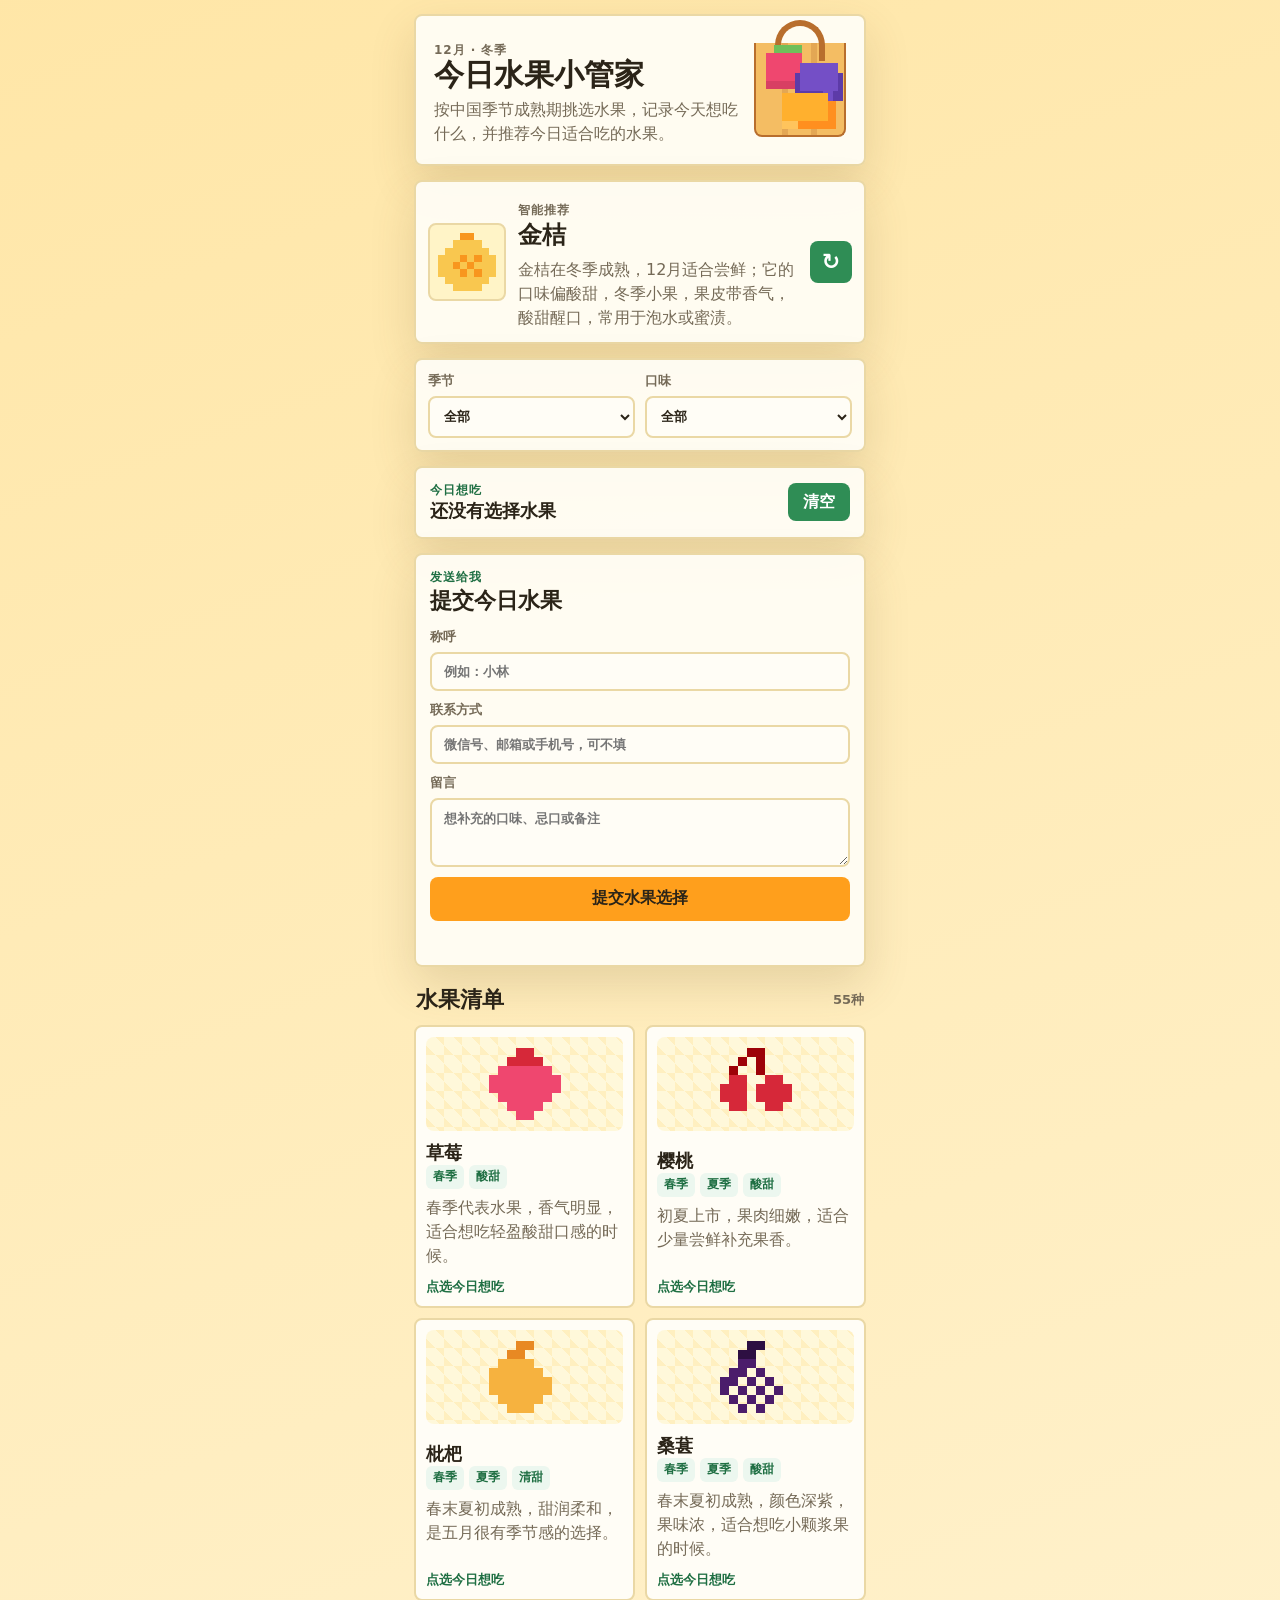
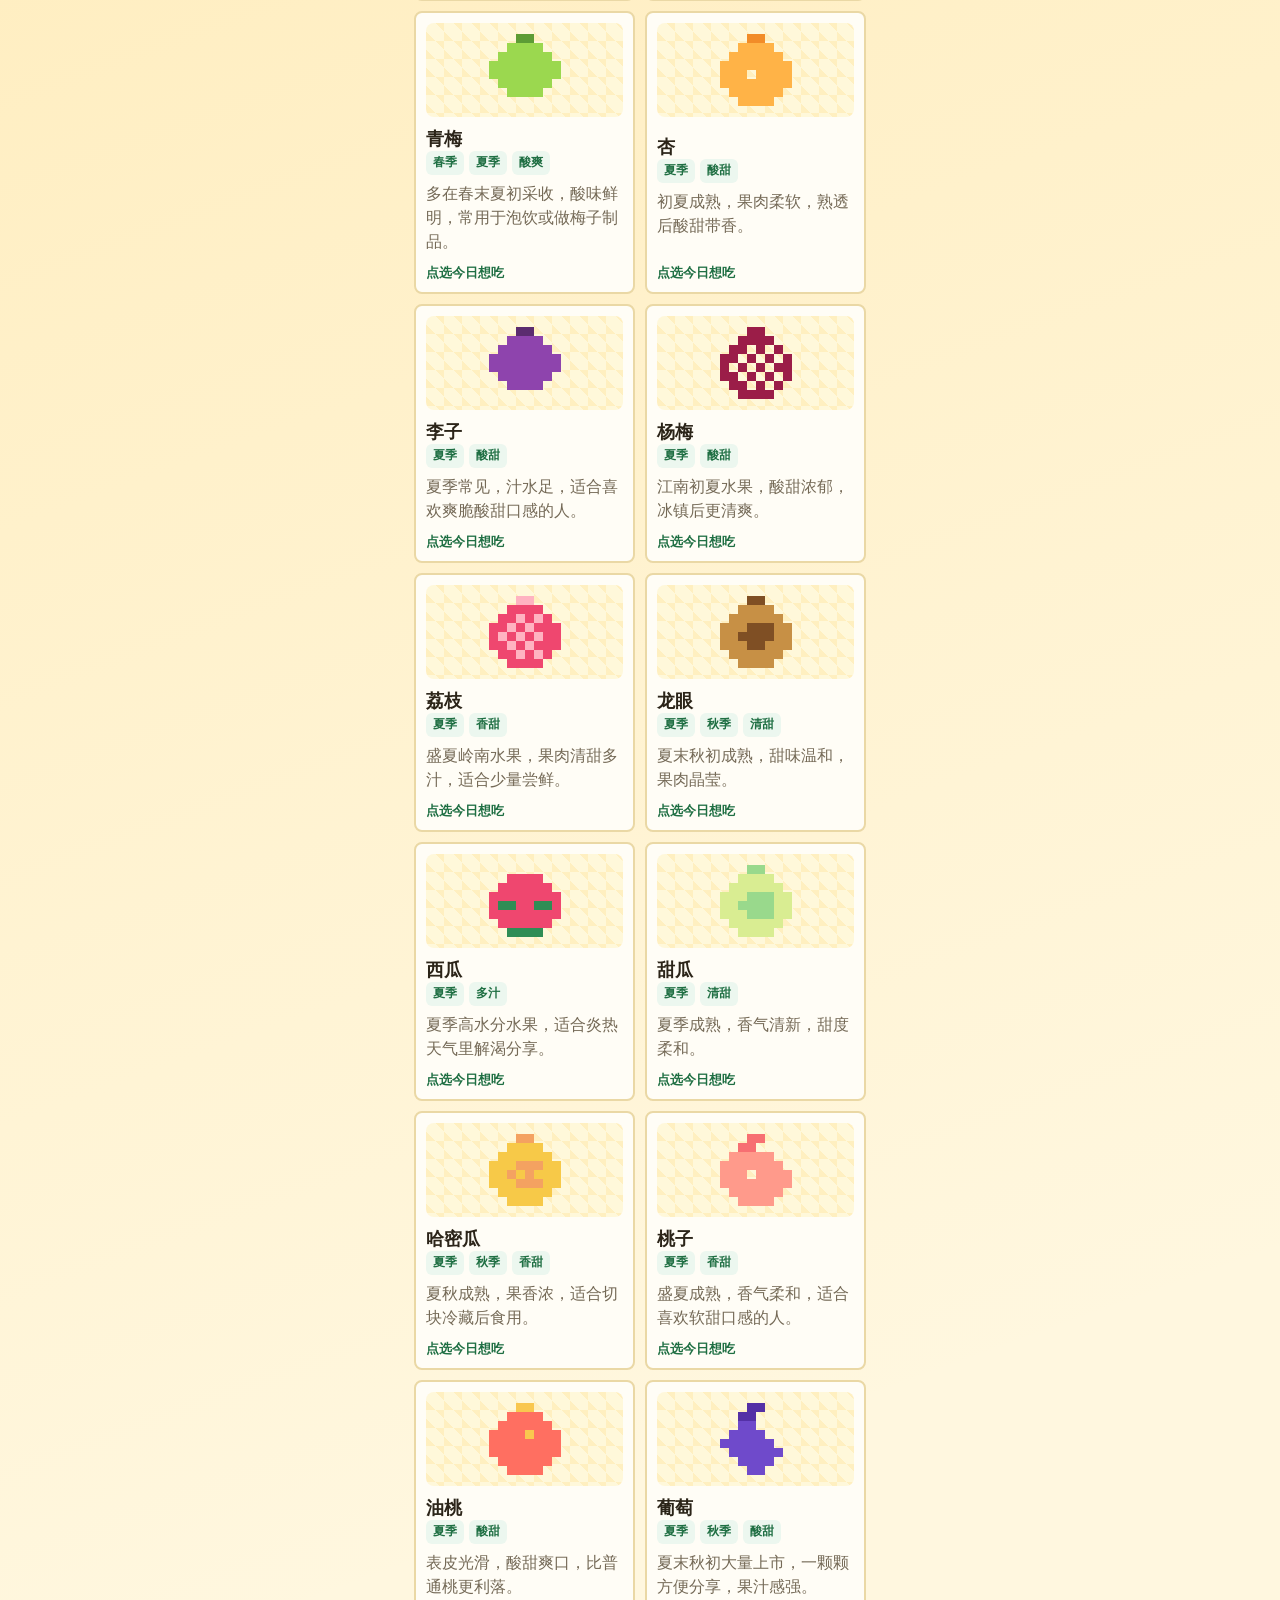
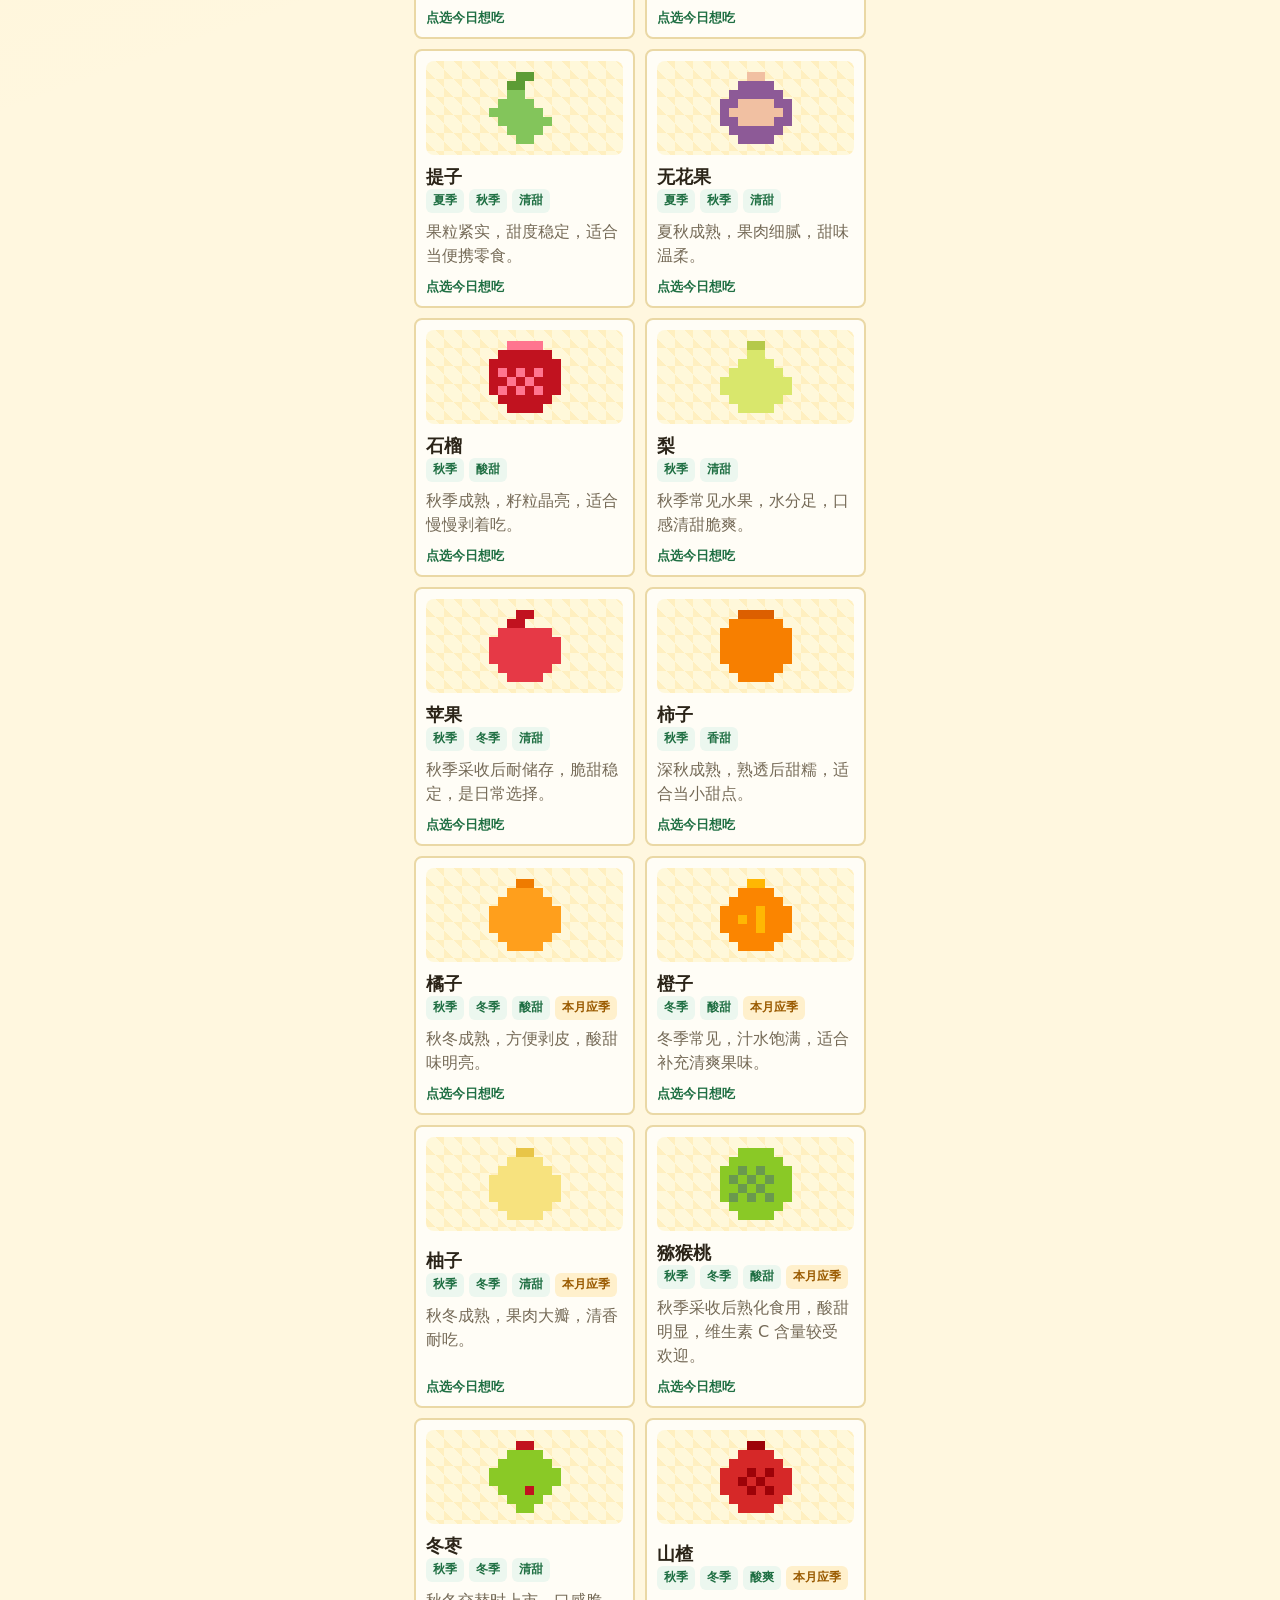
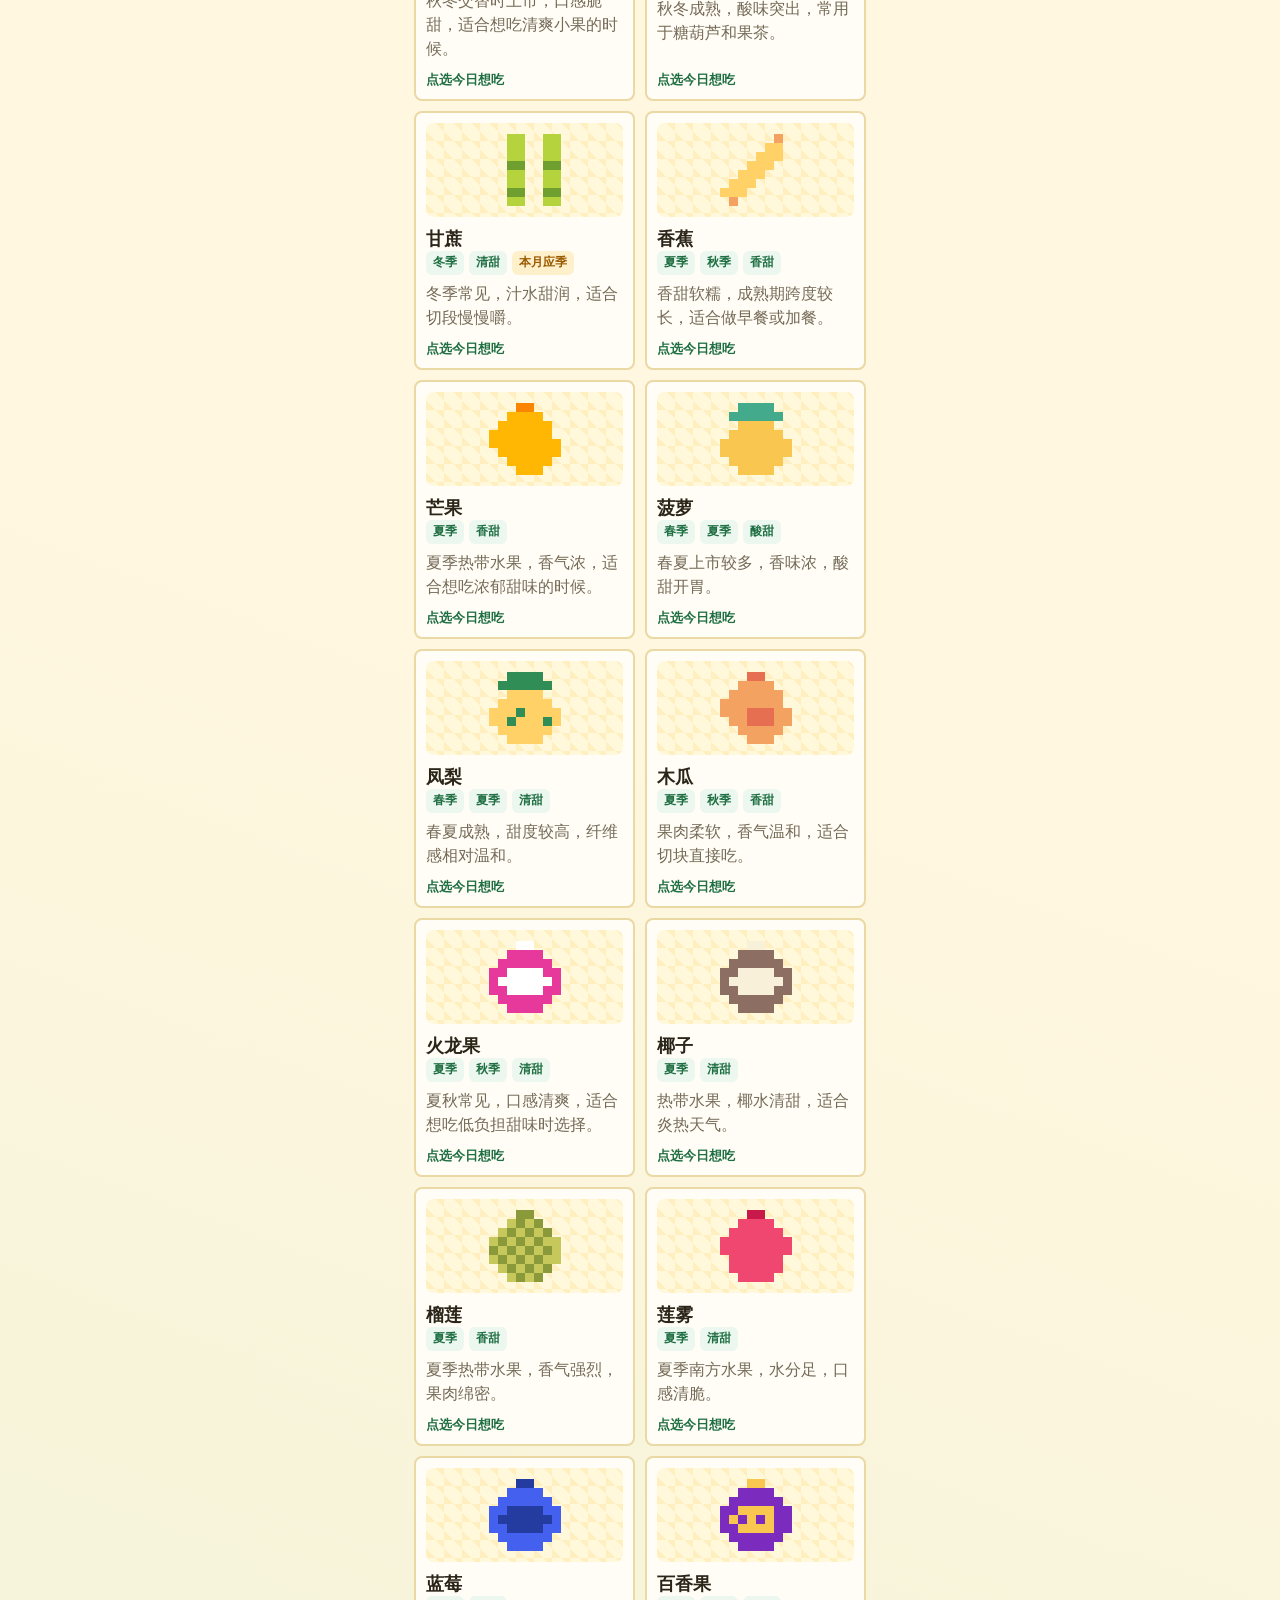
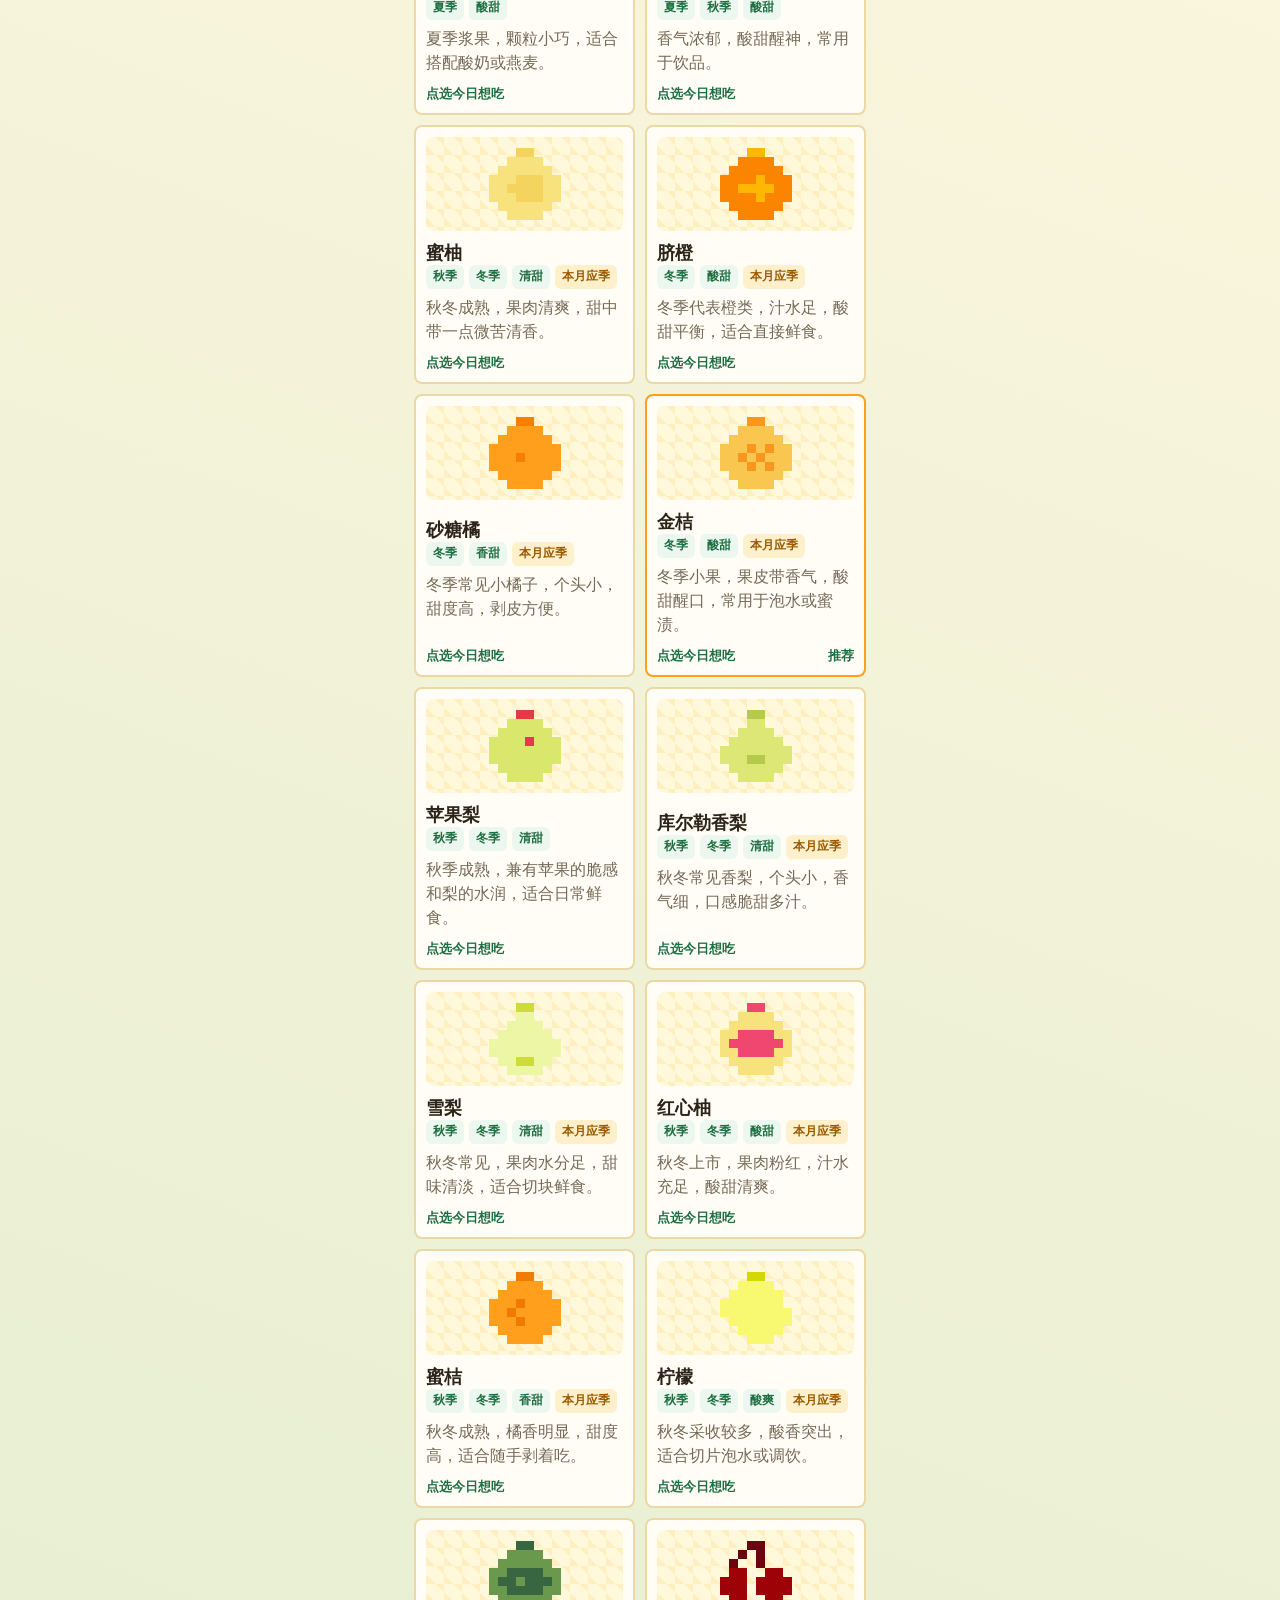
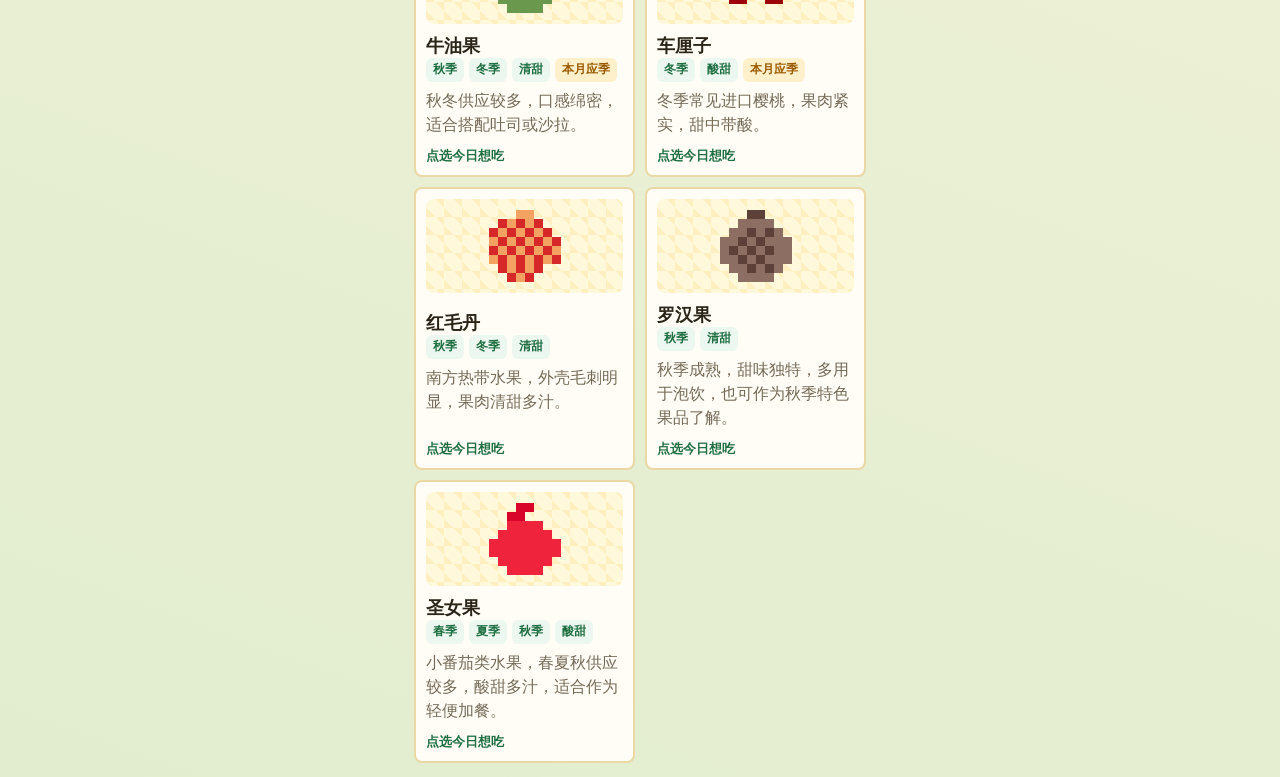
<file: index.html>
<!doctype html>
<html lang="zh-CN">
  <head>
    <meta charset="UTF-8" />
    <meta name="viewport" content="width=device-width, initial-scale=1.0" />
    <meta name="theme-color" content="#ffcf5a" />
    <title>今日水果小管家</title>
    <link rel="stylesheet" href="./styles.css" />
  </head>
  <body>
    <form name="fruit-choice" method="POST" data-netlify="true" netlify netlify-honeypot="bot-field" hidden>
      <input type="hidden" name="form-name" value="fruit-choice" />
      <input name="bot-field" />
      <input name="selected_fruits" />
      <input name="recommended_fruit" />
      <input name="season" />
      <input name="month" />
      <input name="name" />
      <input name="contact" />
      <textarea name="message"></textarea>
      <input name="subject" />
    </form>

    <main class="app-shell">
      <header class="hero">
        <div>
          <p class="eyebrow" id="dateLabel">今日水果</p>
          <h1>今日水果小管家</h1>
          <p>按中国季节成熟期挑选水果，记录今天想吃什么，并推荐今日适合吃的水果。</p>
        </div>
        <div class="basket" aria-hidden="true">
          <div class="mini-fruit apple"></div>
          <div class="mini-fruit grape"></div>
          <div class="mini-fruit mango"></div>
        </div>
      </header>

      <section class="recommend-card" aria-labelledby="recommendTitle">
        <div class="pixel-frame">
          <canvas id="recommendCanvas" width="24" height="24" aria-hidden="true"></canvas>
        </div>
        <div class="recommend-copy">
          <p class="eyebrow">智能推荐</p>
          <h2 id="recommendTitle">生成中</h2>
          <p id="recommendReason"></p>
        </div>
        <button id="nextRecommend" class="round-button" type="button" aria-label="换一个推荐">↻</button>
      </section>

      <section class="picker-panel" aria-label="筛选和选择">
        <label>
          季节
          <select id="seasonFilter">
            <option value="all">全部</option>
            <option value="春">春季成熟</option>
            <option value="夏">夏季成熟</option>
            <option value="秋">秋季成熟</option>
            <option value="冬">冬季成熟</option>
          </select>
        </label>
        <label>
          口味
          <select id="tasteFilter">
            <option value="all">全部</option>
            <option value="清甜">清甜</option>
            <option value="酸甜">酸甜</option>
            <option value="香甜">香甜</option>
            <option value="多汁">多汁</option>
            <option value="酸爽">酸爽</option>
          </select>
        </label>
      </section>

      <section class="today-box" aria-labelledby="todayTitle">
        <div>
          <p class="eyebrow">今日想吃</p>
          <h2 id="todayTitle">还没有选择水果</h2>
        </div>
        <button id="clearSelection" type="button">清空</button>
      </section>

      <section class="submit-panel" aria-labelledby="submitTitle">
        <div class="section-head compact">
          <div>
            <p class="eyebrow">发送给我</p>
            <h2 id="submitTitle">提交今日水果</h2>
          </div>
        </div>
        <form
          id="fruitSubmitForm"
          name="fruit-choice"
          method="POST"
          action="/success.html"
          data-netlify="true"
          netlify
          netlify-honeypot="bot-field"
        >
          <input type="hidden" name="form-name" value="fruit-choice" />
          <input class="hidden-field" name="bot-field" autocomplete="off" tabindex="-1" />
          <input id="submitSelected" type="hidden" name="selected_fruits" />
          <input id="submitRecommended" type="hidden" name="recommended_fruit" />
          <input id="submitSeason" type="hidden" name="season" />
          <input id="submitMonth" type="hidden" name="month" />
          <input type="hidden" name="subject" value="今日水果小管家收到新的水果选择" />
          <label>
            称呼
            <input id="senderName" name="name" type="text" placeholder="例如：小林" />
          </label>
          <label>
            联系方式
            <input id="senderContact" name="contact" type="text" placeholder="微信号、邮箱或手机号，可不填" />
          </label>
          <label>
            留言
            <textarea id="senderMessage" name="message" rows="3" placeholder="想补充的口味、忌口或备注"></textarea>
          </label>
          <button class="submit-button" type="submit">提交水果选择</button>
          <p id="submitStatus" class="submit-status" role="status"></p>
        </form>
      </section>

      <section class="fruit-section" aria-labelledby="fruitListTitle">
        <div class="section-head">
          <h2 id="fruitListTitle">水果清单</h2>
          <span id="fruitCount"></span>
        </div>
        <div id="fruitGrid" class="fruit-grid" aria-live="polite"></div>
      </section>
    </main>

    <script src="./fruits.js"></script>
    <script src="./app.js"></script>
  </body>
</html>
</file>
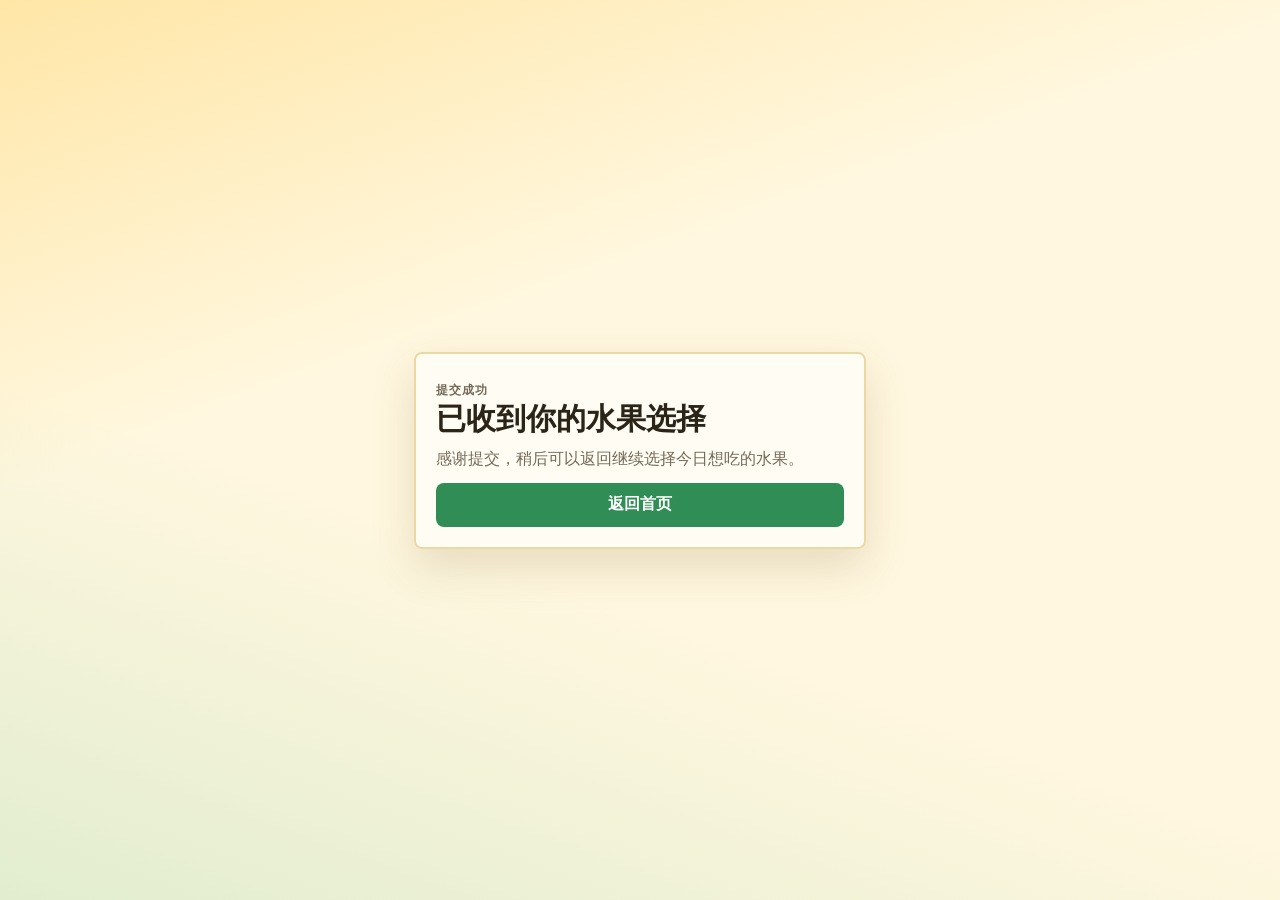
<file: success.html>
<!doctype html>
<html lang="zh-CN">
  <head>
    <meta charset="UTF-8" />
    <meta name="viewport" content="width=device-width, initial-scale=1.0" />
    <meta name="theme-color" content="#ffcf5a" />
    <title>提交成功</title>
    <link rel="stylesheet" href="./styles.css" />
  </head>
  <body>
    <main class="app-shell success-shell">
      <section class="recommend-card success-card">
        <div>
          <p class="eyebrow">提交成功</p>
          <h1>已收到你的水果选择</h1>
          <p>感谢提交，稍后可以返回继续选择今日想吃的水果。</p>
        </div>
        <a class="back-link" href="./index.html">返回首页</a>
      </section>
    </main>
  </body>
</html>
</file>
<file: styles.css>
:root {
  color-scheme: light;
  --bg: #fff7df;
  --surface: #fffdf6;
  --ink: #2b2418;
  --muted: #756a57;
  --line: #ead8a5;
  --leaf: #2f8d55;
  --leaf-dark: #1f6f43;
  --orange: #ff9f1c;
  --red: #ef476f;
  --blue: #2d7dd2;
  --shadow: 0 18px 45px rgba(102, 75, 24, 0.16);
}

* {
  box-sizing: border-box;
}

html,
body {
  min-height: 100%;
  margin: 0;
}

body {
  min-width: 320px;
  background:
    linear-gradient(160deg, rgba(255, 207, 90, 0.42), transparent 36%),
    linear-gradient(20deg, rgba(72, 184, 121, 0.16), transparent 38%),
    var(--bg);
  color: var(--ink);
  font-family: ui-sans-serif, system-ui, -apple-system, BlinkMacSystemFont, "PingFang SC", "Microsoft YaHei", sans-serif;
}

button,
select {
  font: inherit;
}

input,
textarea {
  font: inherit;
}

button,
select,
.fruit-card {
  -webkit-tap-highlight-color: transparent;
}

button,
select {
  cursor: pointer;
}

a {
  color: inherit;
}

.app-shell {
  display: grid;
  gap: 14px;
  width: min(100%, 480px);
  min-height: 100vh;
  margin: 0 auto;
  padding: 14px;
}

.hero,
.recommend-card,
.picker-panel,
.today-box,
.submit-panel {
  border: 2px solid var(--line);
  border-radius: 8px;
  background: rgba(255, 253, 246, 0.94);
  box-shadow: var(--shadow);
}

.hero {
  display: grid;
  grid-template-columns: 1fr 92px;
  align-items: center;
  gap: 12px;
  padding: 18px;
}

.hero h1,
.recommend-card h2,
.today-box h2,
.section-head h2,
.fruit-card h3 {
  margin: 0;
  letter-spacing: 0;
}

.hero h1 {
  font-size: 30px;
  line-height: 1.05;
}

.hero p,
.recommend-card p,
.fruit-card p {
  margin: 7px 0 0;
  color: var(--muted);
  line-height: 1.5;
}

.eyebrow {
  margin: 0;
  color: var(--leaf-dark);
  font-size: 12px;
  font-weight: 900;
  letter-spacing: 0.08em;
}

.basket {
  position: relative;
  height: 94px;
  border: 2px solid #b86e2d;
  border-top: 0;
  border-radius: 0 0 8px 8px;
  background:
    linear-gradient(90deg, transparent 30%, rgba(184, 110, 45, 0.28) 30% 36%, transparent 36% 63%, rgba(184, 110, 45, 0.28) 63% 69%, transparent 69%),
    #f4bd63;
}

.basket::before {
  content: "";
  position: absolute;
  left: 19px;
  right: 19px;
  top: -23px;
  height: 35px;
  border: 6px solid #b86e2d;
  border-bottom: 0;
  border-radius: 36px 36px 0 0;
}

.mini-fruit {
  position: absolute;
  width: 28px;
  height: 28px;
  image-rendering: pixelated;
}

.mini-fruit.apple {
  left: 10px;
  top: 10px;
  background: #ef476f;
  box-shadow: 8px 0 #ef476f, 0 8px #d83f63, 8px 8px #d83f63, 8px -8px #6fbf5a;
}

.mini-fruit.grape {
  left: 44px;
  top: 20px;
  background: #744fc6;
  box-shadow: 10px 0 #744fc6, -5px 10px #5d3ba8, 5px 10px #744fc6, 15px 10px #5d3ba8;
}

.mini-fruit.mango {
  left: 26px;
  top: 50px;
  width: 38px;
  background: #ffb02e;
  box-shadow: 8px 0 #ffb02e, 16px 8px #ff8f1f, 0 8px #ffc45c;
}

.recommend-card {
  display: grid;
  grid-template-columns: 78px 1fr 42px;
  align-items: center;
  gap: 12px;
  padding: 12px;
}

.pixel-frame {
  display: grid;
  place-items: center;
  width: 78px;
  height: 78px;
  border: 2px solid var(--line);
  border-radius: 8px;
  background: #fff4c7;
}

canvas {
  width: 58px;
  height: 58px;
  image-rendering: pixelated;
}

.round-button,
.today-box button {
  border: 0;
  border-radius: 8px;
  background: var(--leaf);
  color: #fff;
  font-weight: 900;
}

.round-button {
  width: 42px;
  height: 42px;
  font-size: 22px;
}

.picker-panel {
  display: grid;
  grid-template-columns: 1fr 1fr;
  gap: 10px;
  padding: 12px;
}

label {
  display: grid;
  gap: 6px;
  color: var(--muted);
  font-size: 13px;
  font-weight: 850;
}

select {
  width: 100%;
  min-height: 42px;
  border: 2px solid var(--line);
  border-radius: 8px;
  background: var(--surface);
  color: var(--ink);
  padding: 0 10px;
}

.today-box {
  display: flex;
  align-items: center;
  justify-content: space-between;
  gap: 12px;
  padding: 14px;
}

.today-box h2 {
  font-size: 18px;
}

.today-box button {
  min-width: 62px;
  min-height: 38px;
}

.section-head {
  display: flex;
  align-items: center;
  justify-content: space-between;
  gap: 10px;
  margin: 4px 2px 10px;
}

.section-head.compact {
  margin: 0 0 12px;
}

.section-head h2 {
  font-size: 22px;
}

#fruitCount {
  color: var(--muted);
  font-size: 13px;
  font-weight: 850;
}

.fruit-grid {
  display: grid;
  grid-template-columns: 1fr 1fr;
  gap: 10px;
}

.fruit-card {
  display: grid;
  gap: 10px;
  min-height: 234px;
  padding: 10px;
  border: 2px solid var(--line);
  border-radius: 8px;
  background: var(--surface);
  text-align: left;
  color: var(--ink);
}

.fruit-card.selected {
  border-color: var(--leaf);
  box-shadow: inset 0 0 0 2px rgba(47, 141, 85, 0.18);
}

.fruit-card.recommended {
  border-color: var(--orange);
}

.fruit-art {
  display: grid;
  place-items: center;
  min-height: 94px;
  border-radius: 8px;
  background:
    linear-gradient(45deg, rgba(255, 207, 90, 0.2) 25%, transparent 25% 75%, rgba(255, 207, 90, 0.2) 75%),
    #fff8da;
  background-size: 18px 18px;
}

.fruit-art canvas {
  width: 72px;
  height: 72px;
}

.fruit-card h3 {
  font-size: 18px;
}

.tags {
  display: flex;
  flex-wrap: wrap;
  gap: 5px;
  margin: 0;
}

.tag {
  display: inline-flex;
  align-items: center;
  min-height: 24px;
  padding: 0 7px;
  border-radius: 6px;
  background: #ecf7ef;
  color: var(--leaf-dark);
  font-size: 12px;
  font-weight: 850;
}

.tag.hot {
  background: #fff0cc;
  color: #9a5a00;
}

.choose-line {
  display: flex;
  align-items: center;
  justify-content: space-between;
  gap: 8px;
  margin-top: auto;
  color: var(--leaf-dark);
  font-size: 13px;
  font-weight: 900;
}

.empty {
  grid-column: 1 / -1;
  padding: 24px;
  border: 2px dashed var(--line);
  border-radius: 8px;
  background: rgba(255, 253, 246, 0.72);
  color: var(--muted);
  text-align: center;
}

.submit-panel {
  padding: 14px;
}

.submit-panel form {
  display: grid;
  gap: 10px;
}

.submit-panel input,
.submit-panel textarea {
  width: 100%;
  min-width: 0;
  border: 2px solid var(--line);
  border-radius: 8px;
  background: var(--surface);
  color: var(--ink);
  padding: 10px 12px;
}

.submit-panel textarea {
  resize: vertical;
}

.hidden-field {
  position: absolute;
  left: -9999px;
  width: 1px;
  height: 1px;
  opacity: 0;
}

.submit-button {
  min-height: 44px;
  border: 0;
  border-radius: 8px;
  background: var(--orange);
  color: #2b2418;
  font-weight: 950;
}

.submit-status {
  min-height: 20px;
  margin: 0;
  color: var(--leaf-dark);
  font-size: 13px;
  font-weight: 850;
}

.success-shell {
  align-content: center;
}

.success-card {
  display: grid;
  grid-template-columns: 1fr;
  padding: 20px;
}

.success-card h1 {
  margin: 0;
  font-size: 30px;
  letter-spacing: 0;
}

.back-link {
  display: inline-flex;
  align-items: center;
  justify-content: center;
  min-height: 44px;
  border-radius: 8px;
  background: var(--leaf);
  color: #fff;
  font-weight: 950;
  text-decoration: none;
}

@media (max-width: 380px) {
  .app-shell {
    padding: 10px;
  }

  .hero {
    grid-template-columns: 1fr;
  }

  .basket {
    width: 94px;
  }

  .recommend-card {
    grid-template-columns: 66px 1fr 38px;
  }

  .pixel-frame {
    width: 66px;
    height: 66px;
  }

  .fruit-grid {
    grid-template-columns: 1fr;
  }
}
</file>
